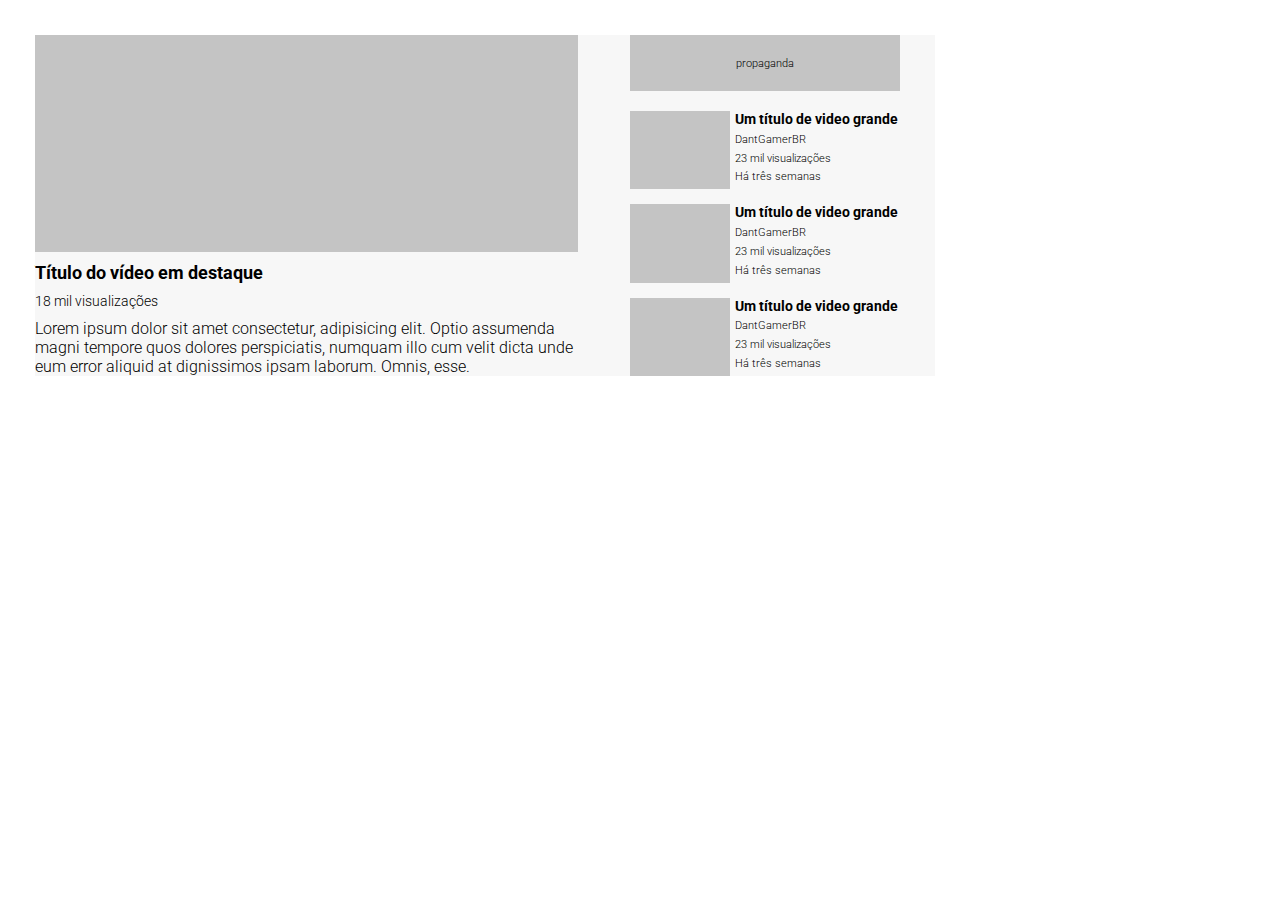
<file: layout-youtube-com-grid/index.html>
<!DOCTYPE html>
<html lang="pt-br">
<head>
    <meta charset="UTF-8">
    <meta name="viewport" content="width=device-width, initial-scale=1.0">
    <title>Layout YouTube</title>

    <link rel="stylesheet" href="./reset.css">
    <link rel="stylesheet" href="./style.css">
</head>
<body>
    <main class="container">
        <section class="conteudo">
            <p class="video-principal"></p>
            <h1 class="titulo-principal">Título do vídeo em destaque</h1>
            <p class="visualizacoes-principal">18 mil visualizações</p>
            <p class="descricao">Lorem ipsum dolor sit amet consectetur, adipisicing elit. Optio assumenda magni tempore quos dolores perspiciatis, numquam illo cum velit dicta unde eum error aliquid at dignissimos ipsam laborum. Omnis, esse.</p>
        </section>
        <section class="sugestao">
            <p class="propaganda">propaganda</p>
            
            <div class="recomendacao">
                <div class="video-recomendado-1">
                    <p class="thumb"></p>
                    <div class="informacoes">
                        <h3 class="titulo-thumb">Um título de video grande</h3>
                        <p class="canal">DantGamerBR</p>
                        <p class="visualizacoes-thumb">23 mil  visualizações</p>
                        <p class="data-upload">Há três semanas</p>
                    </div>
                </div>
                
                <div class="video-recomendado-2">
                    <p class="thumb"></p>
                    <div class="informacoes">
                        <h3 class="titulo-thumb">Um título de video grande</h3>
                        <p class="canal">DantGamerBR</p>
                        <p class="visualizacoes-thumb">23 mil  visualizações</p>
                        <p class="data-upload">Há três semanas</p>
                    </div>
                </div>
                
                <div class="video-recomendado-3">
                    <p class="thumb"></p>
                    <div class="informacoes">
                        <h3 class="titulo-thumb">Um título de video grande</h3>
                        <p class="canal">DantGamerBR</p>
                        <p class="visualizacoes-thumb">23 mil  visualizações</p>
                        <p class="data-upload">Há três semanas</p>
                    </div>
                </div>
            </div>
            
            
        </section>

        
    </main>
</body>
</html>
</file>
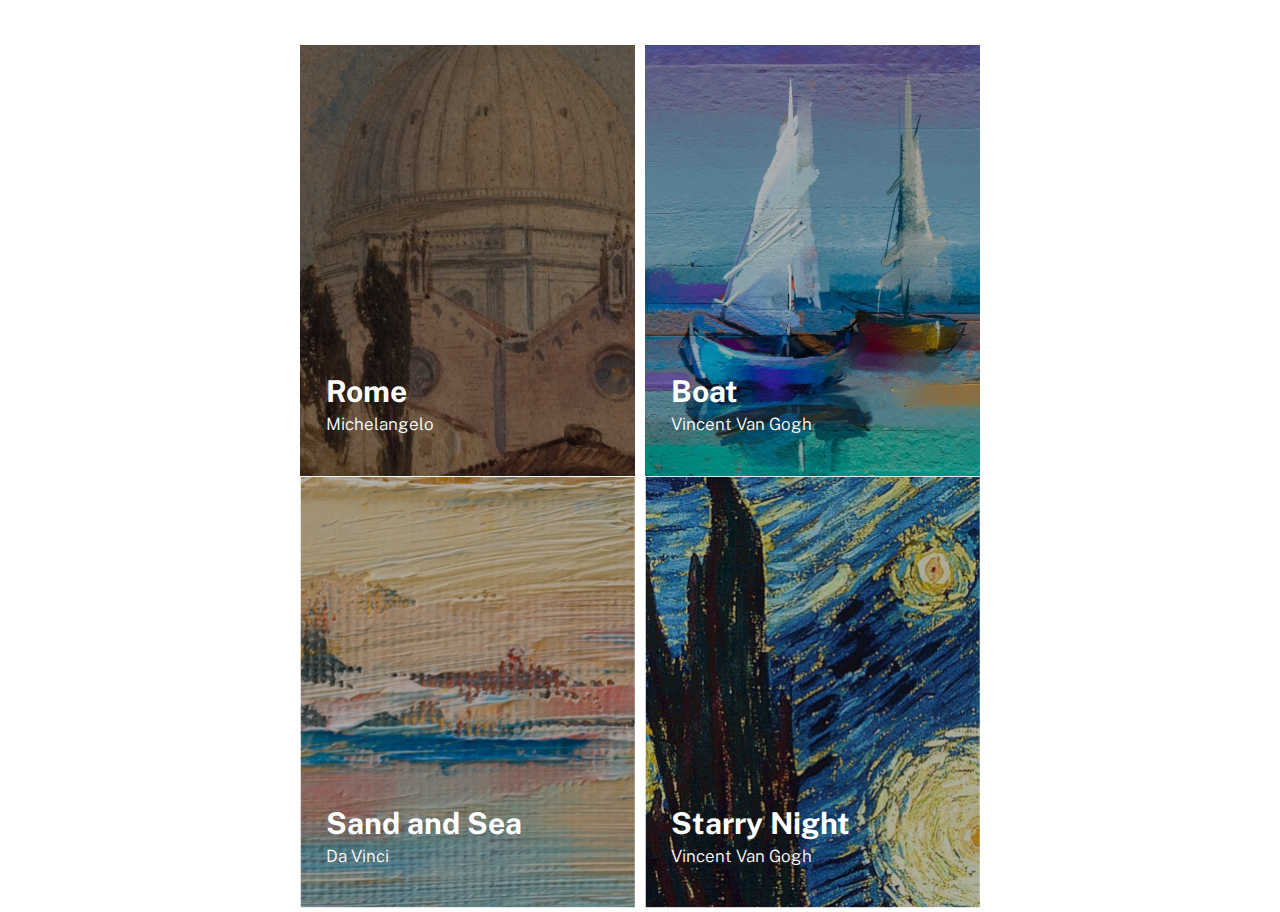
<file: lista-imagens/index.html>
<!DOCTYPE html>
<html lang="en">
<head>
    <meta charset="UTF-8">
    <meta name="viewport" content="width=device-width, initial-scale=1.0">
    <title>Lista de Imagens</title>

    <link rel="stylesheet" href="./src/css/reset.css">
    <link rel="stylesheet" href="./src/css/style.css">
    <link rel="stylesheet" href="./src/css/responsive.css">
</head>
<body>
    <main>
        <section class="pinturas">
            <div class="pintura">
                <img src="./src/images/rome.png" alt="Pintura Rome Michelangelo" title="Pintura Rome, Michelangelo">
                <div class="informacoes">
                    <h2 class="obra">Rome</h2>
                    <p class="autor">Michelangelo</p>
                </div>
            </div>
            <div class="pintura">
                <img src="./src/images/boat.png" alt="Pintura Boat Vincent Van Gogh" title="Pintura Boat, Vincent Van Gogh">
                <div class="informacoes">
                    <h2 class="obra">Boat</h2>
                    <p class="autor">Vincent Van Gogh</p>
                </div>
            </div>
            <div class="pintura">
                <img src="./src/images/sand-and-sea.png" alt="Pintura Sand and Sea Da vinci" title="Pintura Sand and Sea, Da vinci">
                <div class="informacoes">
                    <h2 class="obra">Sand and Sea</h2>
                    <p class="autor">Da Vinci</p>
                </div>
            </div>
            <div class="pintura">
                <img src="./src/images/starry-night.png" alt="Pintura Starry Night Vincent Van Gogh" title="Pintura Starry Night, Vincent Van Gogh">
                <div class="informacoes">
                    <h2 class="obra">Starry Night</h2>
                    <p class="autor">Vincent Van Gogh</p>
                </div>
            </div>
        </section>
    </main>
</body>
</html>
</file>
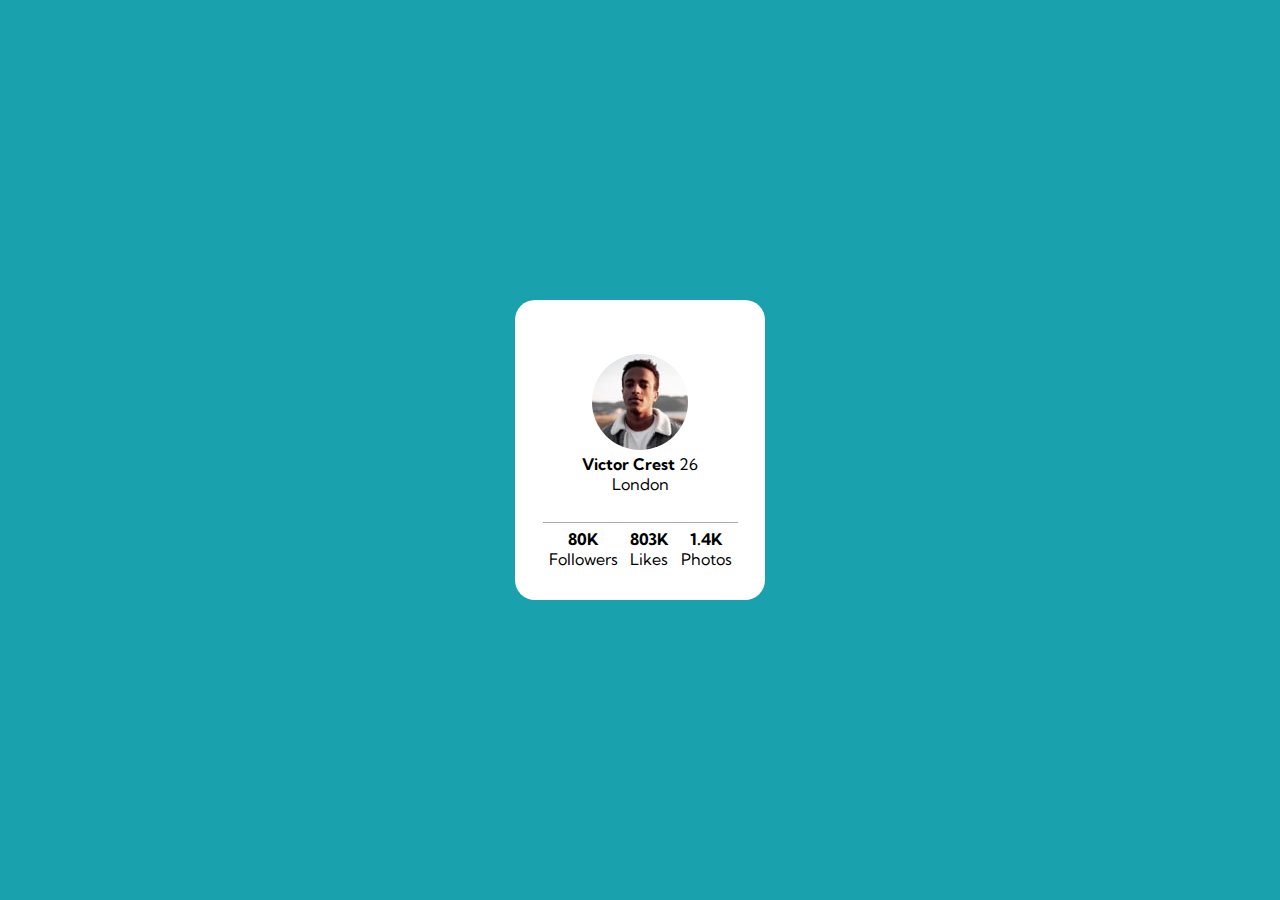
<file: profile-card/profile-card/index.html>
<!DOCTYPE html>
<html lang="en">
<head>
  <meta charset="UTF-8">
  <meta name="viewport" content="width=device-width, initial-scale=1.0">
  <link rel="icon" type="image/png" sizes="32x32" href="./src/images/favicon-32x32.png">
  <link rel="stylesheet" href="./src/css/reset.css">
  <link rel="stylesheet" href="./src/css/variables.css">
  <link rel="stylesheet" href="./src/css/style.css">
  <title>Frontend Mentor | Profile card component</title>
</head>
<body>
  <main class="container">
    <div class="cartao">
      <div class="informacoes">
        <div class="imagem">
          <img src="./src/images/image-victor.jpg" alt="Foto de perfil">
        </div>
        <p class="nome">Victor Crest <span class="idade">26</span></p>
        <p class="cidade">London</p>
      </div>
      <div class="estatisticas">
        <div class="followers">
          <p class="numero">80K</p>
          <p class="item-followers">Followers</p>
        </div>
        <div class="likes">
          <p class="numero">803K</p>
          <p class="item-likes">Likes</p>
        </div>
        <div class="photos">
          <p class="numero">1.4K</p>
          <p class="item-photos">Photos</p>
        </div>
      </div>
    </div>
  </main>
</body>
</html>
</file>
<file: layout-youtube-com-grid/style.css>
@import url('https://fonts.googleapis.com/css2?family=Roboto:ital,wght@0,100;0,300;0,400;0,500;0,700;0,900;1,100;1,300;1,400;1,500;1,700;1,900&display=swap');

.container {
    background-color: #F7F7F7;
    max-width: 900px;
    margin: 35px;
    display: grid;
    font-family: "Roboto", sans-serif;
    grid-gap: 17px;
    grid: "conteudo sugestao";
}

.conteudo {
    grid-area: conteudo;
    display: grid;
    grid-gap: 10px 0;
    grid: 
    "video-principal" 217px
    "titulo-principal"
    "visualizacoes-principal"
    "descricao"
    / 543px;
}

.video-principal {
    background-color: #C4C4C4;
    grid-area: video-principal;
}

.titulo-principal {
    grid-area: titulo-principal;
    font-size: 18px;
    font-weight: 700;
}

.visualizacoes-principal {
    grid-area: visualizacoes-principal;
    font-size: 14px;
    font-weight: 300;
}

.descricao {
    grid-area: descricao;
    font-size: 16px;
    font-weight: 300;
}

.sugestao {
    grid-area: sugestao;
    display: grid;
    gap: 20px;
    grid: 
    "propaganda" 56px
    "recomendacao";
}

.propaganda {
    background-color: #C4C4C4;
    grid-area: propaganda;
    display: flex;
    align-items: center;
    justify-content: center;
    font-size: 11px;
    font-weight: 300;
    width: 270px;
    height: 56px;
}

.recomendacao {
    grid-area: recomendacao;
    gap: 15px;
    display: grid;
    grid:
    "video-recomendado-1"
    "video-recomendado-2"
    "video-recomendado-3";
}

.video-recomendado-1 {
    grid-area: video-recomendado-1;
    display: grid;
    grid-gap: 0 5px;
    grid: 
    "thumb informacoes"
    / 1fr 2fr;
}

.video-recomendado-2 {
    grid-area: video-recomendado-2;
    display: grid;
    grid-gap: 0 5px;
    grid: 
    "thumb informacoes"
    / 1fr 2fr;
}

.video-recomendado-3 {
    grid-area: video-recomendado-3;
    display: grid;
    grid-gap: 0 5px;
    grid: 
    "thumb informacoes"
    / 1fr 2fr;
}

.thumb {
    background-color: #C4C4C4;
    grid-area: thumb;
}

.informacoes {
    display: grid;
    grid: 
    "titulo-thumb"
    "canal"
    "visualizacoes-thumb"
    "data-upload";
}

.titulo-thumb {
    grid-area: titulo-thumb;
    font-size: 14px;
    font-weight: 700;
}

.canal {
    grid-area: canal;
    font-size: 11px;
    font-weight: 300;
}

.visualizacoes-thumb {
    grid-area: visualizacoes-thumb;
    font-size: 11px;
    font-weight: 300;
}

.data-upload {
    grid-area: data-upload;
    font-size: 11px;
    font-weight: 300;
}
</file>
<file: lista-imagens/src/css/style.css>
@import url('https://fonts.googleapis.com/css2?family=Public+Sans:ital,wght@0,100..900;1,100..900&display=swap');

body {
    font-family: 'Public Sans', sans-serif;
    display: flex;
    align-items: center;
    justify-content: center;
}

.pinturas {
    display: flex;
    align-items: center;
    justify-content: space-evenly;
    height: 100vh;
    flex-wrap: wrap;
}

.pinturas .pintura {
    position: relative;
    width: 335px;
    height: 432px;
}

.pinturas .pintura img {
    width: 100%;
}

.pinturas .pintura .informacoes {
    position: absolute;
    color: #fff;
    bottom: 43px;
    left: 26px;
}

.obra {
    font-size: 30px;
    font-weight: 700;
    margin-bottom: 5px;
}

.autor {
    font-size: 17px;
    font-weight: 300;
}
</file>
<file: lista-imagens/src/css/responsive.css>
@media (max-width: 1340px) {
    .pinturas {
        max-width: 700px;
        margin-top: 45px;
        height: auto;
    }
}
</file>
<file: profile-card/profile-card/src/css/variables.css>
:root {
    --background-color: hsl(185, 75%, 39%);
    --text-color: hsl(227, 10%, 46%);
}
</file>
<file: profile-card/profile-card/src/css/style.css>
@import url('https://fonts.googleapis.com/css2?family=Kumbh+Sans:wght@100..900&display=swap');

body {
    background-color: var(--background-color);
    font-family: 'Kumbh Sans', sans-serif;
}

.container {
    display: flex;
    align-items: center;
    justify-content: center;
    height: 100vh;
}

.cartao {
    background-color: #fff;
    display: flex;
    flex-direction: column;
    align-items: center;
    justify-content: space-between;
    padding: 15px;
    border-radius: 20px;
    width: 250px;
    height: 300px;
}

.informacoes {
    display: flex;
    flex-direction: column;
    align-items: center;
    justify-content: center;
    width: 100%;
    height: 100%;
}

.imagem img {
    border-radius: 50%;
    margin-top: 20px;
}

.nome, .numero {
    font-weight: 700;
}

.idade, .cidade, .followers, .likes, .photos {
    font-weight: 400;
}

.estatisticas {
    display: flex;
    flex-direction: row;
    margin: 10px;
    border-top: 1px #aaa solid ;
}

.followers, .likes, .photos {
    display: flex;
    flex-direction: column;
    align-items: center;
    margin: 6px;
}
</file>
